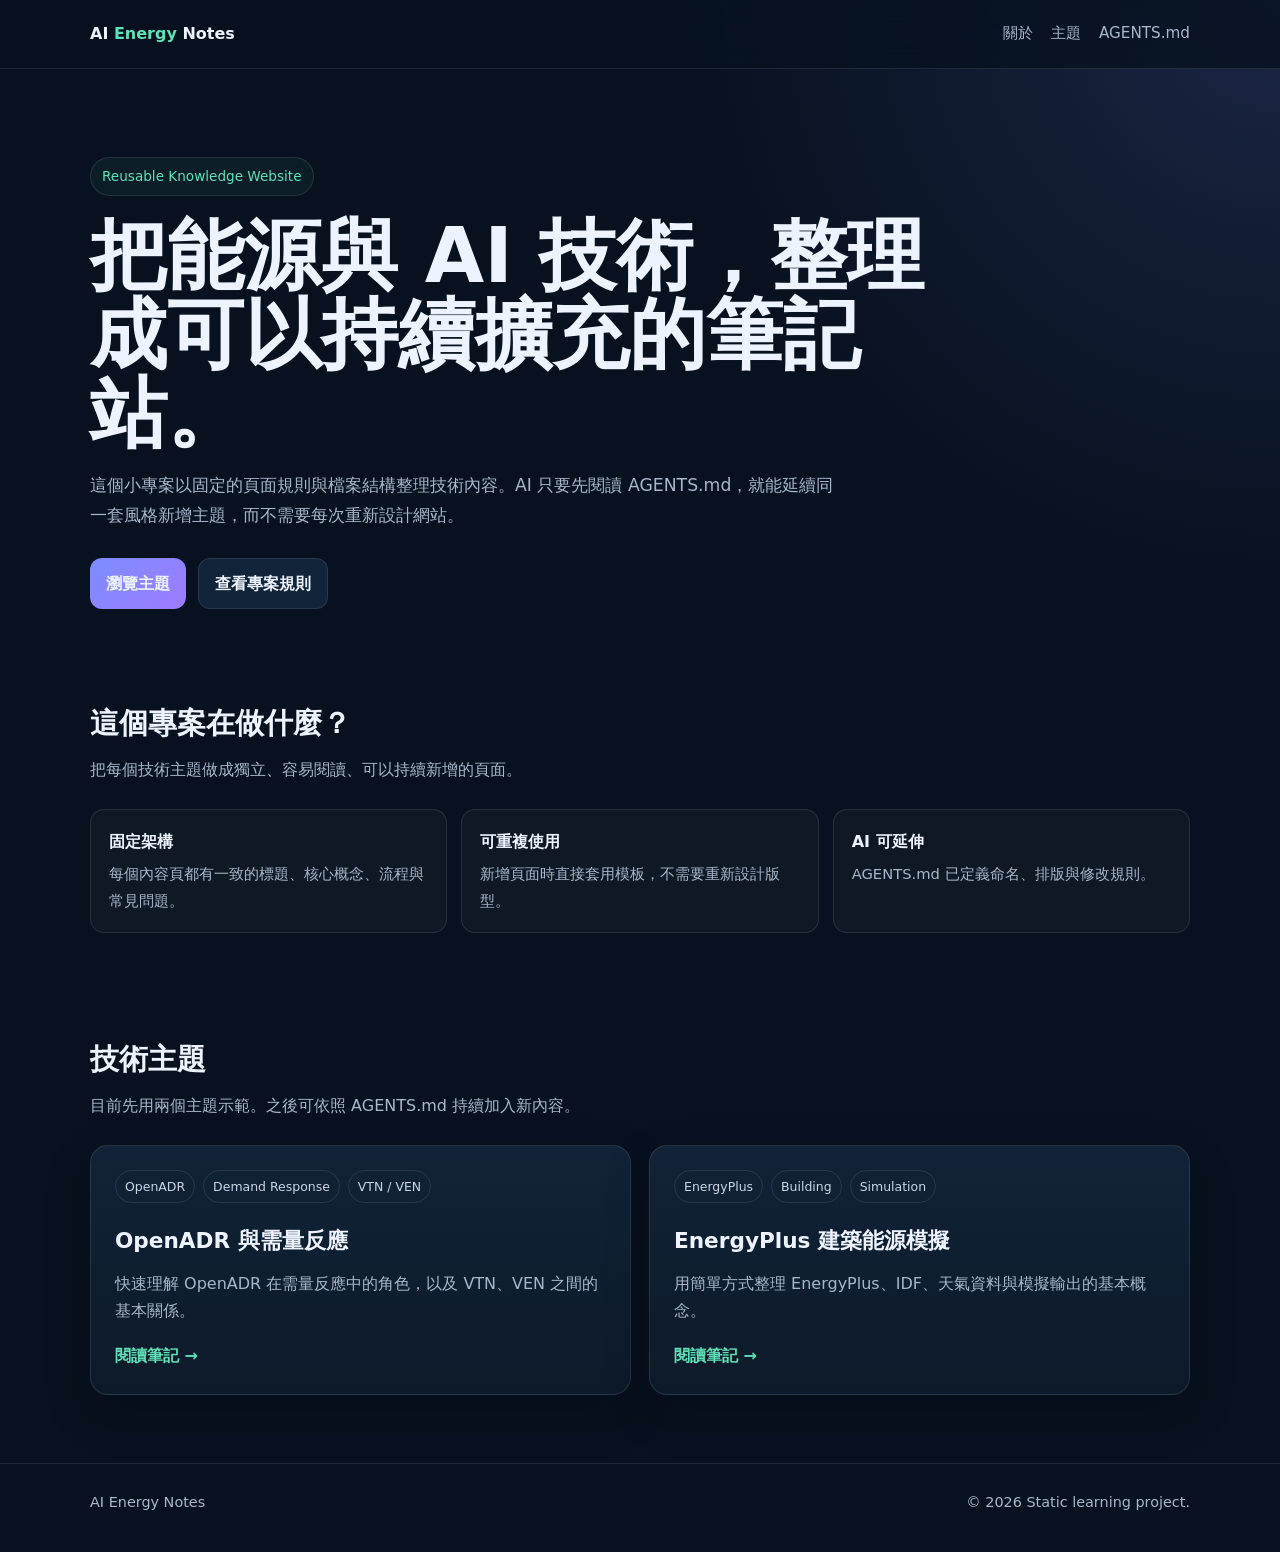
<file: index.html>
<!doctype html><html lang="zh-Hant"><head><meta charset="utf-8"><meta name="viewport" content="width=device-width,initial-scale=1"><meta name="description" content="AI Energy Notes：能源管理、OpenADR、EnergyPlus 與 AI 技術筆記。"><title>AI Energy Notes</title><link rel="stylesheet" href="assets/style.css"></head><body><header class="site-header"><div class="container nav"><a class="brand" href="index.html">AI <span>Energy</span> Notes</a><nav class="nav-links" aria-label="主要導覽"><a href="#about">關於</a><a href="#topics">主題</a><a href="AGENTS.md">AGENTS.md</a></nav></div></header><main><section class="hero"><div class="container"><span class="eyebrow">Reusable Knowledge Website</span><h1>把能源與 AI 技術，整理成可以持續擴充的筆記站。</h1><p>這個小專案以固定的頁面規則與檔案結構整理技術內容。AI 只要先閱讀 AGENTS.md，就能延續同一套風格新增主題，而不需要每次重新設計網站。</p><div class="hero-actions"><a class="btn primary" href="#topics">瀏覽主題</a><a class="btn" href="AGENTS.md">查看專案規則</a></div></div></section><section class="section" id="about"><div class="container"><h2>這個專案在做什麼？</h2><p class="section-lead">把每個技術主題做成獨立、容易閱讀、可以持續新增的頁面。</p><div class="info-strip"><div class="info-item"><strong>固定架構</strong><span>每個內容頁都有一致的標題、核心概念、流程與常見問題。</span></div><div class="info-item"><strong>可重複使用</strong><span>新增頁面時直接套用模板，不需要重新設計版型。</span></div><div class="info-item"><strong>AI 可延伸</strong><span>AGENTS.md 已定義命名、排版與修改規則。</span></div></div></div></section><section class="section" id="topics"><div class="container"><h2>技術主題</h2><p class="section-lead">目前先用兩個主題示範。之後可依照 AGENTS.md 持續加入新內容。</p><div class="grid"><article class="card"><div class="tags"><span class="tag">OpenADR</span><span class="tag">Demand Response</span><span class="tag">VTN / VEN</span></div><h3>OpenADR 與需量反應</h3><p>快速理解 OpenADR 在需量反應中的角色，以及 VTN、VEN 之間的基本關係。</p><a class="card-link" href="pages/openadr.html">閱讀筆記 →</a></article><article class="card"><div class="tags"><span class="tag">EnergyPlus</span><span class="tag">Building</span><span class="tag">Simulation</span></div><h3>EnergyPlus 建築能源模擬</h3><p>用簡單方式整理 EnergyPlus、IDF、天氣資料與模擬輸出的基本概念。</p><a class="card-link" href="pages/energyplus.html">閱讀筆記 →</a></article></div></div></section></main><footer class="site-footer"><div class="container footer-row"><span>AI Energy Notes</span><span>© <span data-year></span> Static learning project.</span></div></footer><script src="assets/app.js"></script></body></html>
</file>
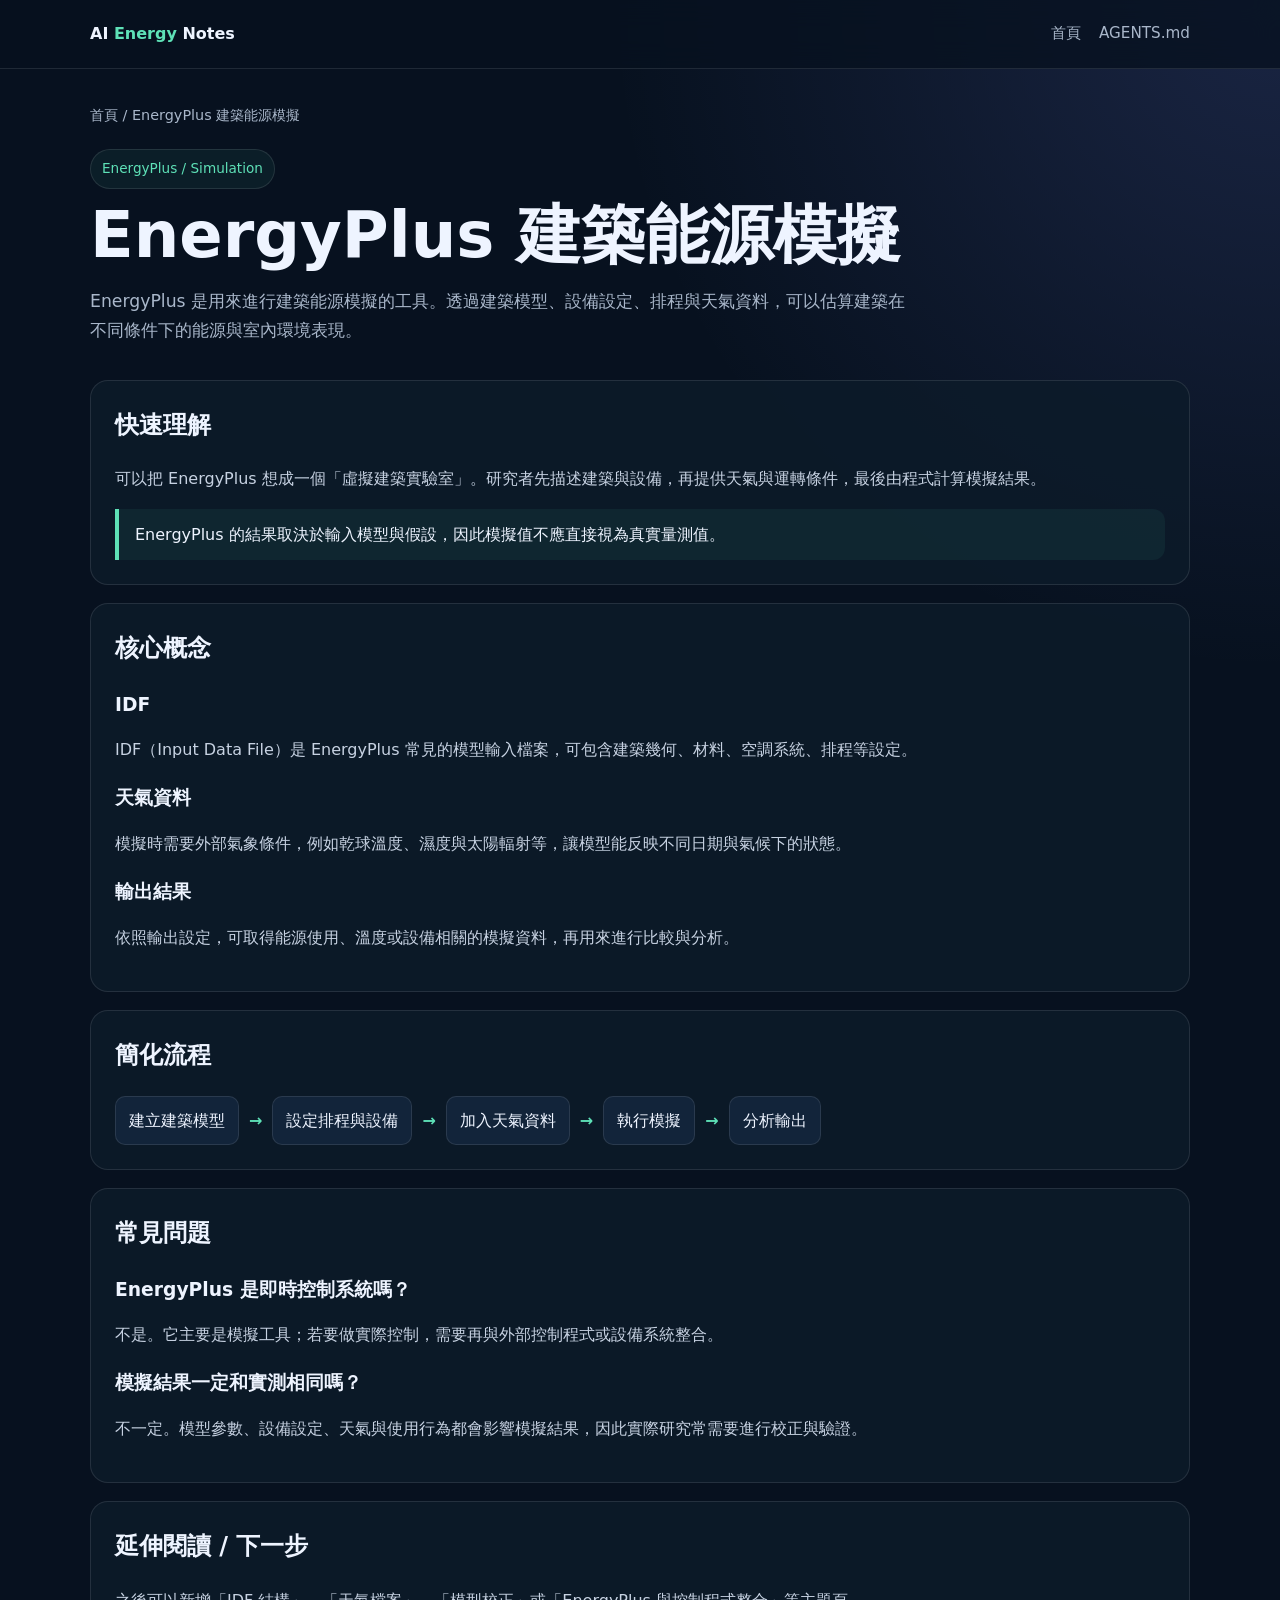
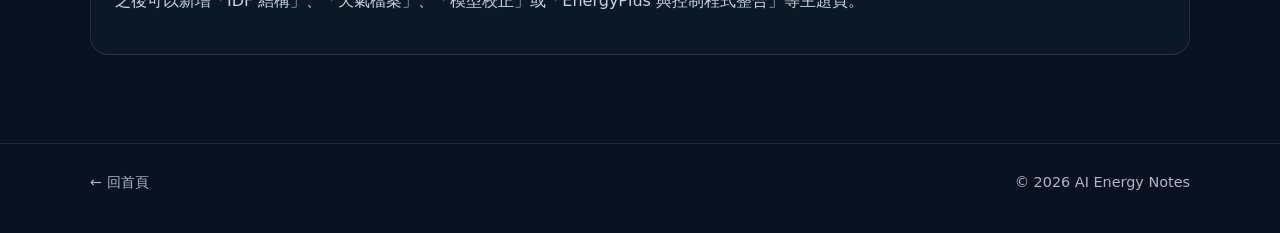
<file: pages/energyplus.html>
<!doctype html><html lang="zh-Hant"><head><meta charset="utf-8"><meta name="viewport" content="width=device-width,initial-scale=1"><title>EnergyPlus 建築能源模擬｜AI Energy Notes</title><link rel="stylesheet" href="../assets/style.css"></head><body><header class="site-header"><div class="container nav"><a class="brand" href="../index.html">AI <span>Energy</span> Notes</a><nav class="nav-links"><a href="../index.html">首頁</a><a href="../AGENTS.md">AGENTS.md</a></nav></div></header><main class="container"><div class="breadcrumb"><a href="../index.html">首頁</a> / EnergyPlus 建築能源模擬</div><article class="article"><header class="article-header"><span class="eyebrow">EnergyPlus / Simulation</span><h1>EnergyPlus 建築能源模擬</h1><p class="lead">EnergyPlus 是用來進行建築能源模擬的工具。透過建築模型、設備設定、排程與天氣資料，可以估算建築在不同條件下的能源與室內環境表現。</p></header><section class="content-block"><h2>快速理解</h2><p>可以把 EnergyPlus 想成一個「虛擬建築實驗室」。研究者先描述建築與設備，再提供天氣與運轉條件，最後由程式計算模擬結果。</p><div class="note">EnergyPlus 的結果取決於輸入模型與假設，因此模擬值不應直接視為真實量測值。</div></section><section class="content-block"><h2>核心概念</h2><h3>IDF</h3><p>IDF（Input Data File）是 EnergyPlus 常見的模型輸入檔案，可包含建築幾何、材料、空調系統、排程等設定。</p><h3>天氣資料</h3><p>模擬時需要外部氣象條件，例如乾球溫度、濕度與太陽輻射等，讓模型能反映不同日期與氣候下的狀態。</p><h3>輸出結果</h3><p>依照輸出設定，可取得能源使用、溫度或設備相關的模擬資料，再用來進行比較與分析。</p></section><section class="content-block"><h2>簡化流程</h2><div class="flow"><span>建立建築模型</span><b>→</b><span>設定排程與設備</span><b>→</b><span>加入天氣資料</span><b>→</b><span>執行模擬</span><b>→</b><span>分析輸出</span></div></section><section class="content-block"><h2>常見問題</h2><h3>EnergyPlus 是即時控制系統嗎？</h3><p>不是。它主要是模擬工具；若要做實際控制，需要再與外部控制程式或設備系統整合。</p><h3>模擬結果一定和實測相同嗎？</h3><p>不一定。模型參數、設備設定、天氣與使用行為都會影響模擬結果，因此實際研究常需要進行校正與驗證。</p></section><section class="content-block"><h2>延伸閱讀 / 下一步</h2><p>之後可以新增「IDF 結構」、「天氣檔案」、「模型校正」或「EnergyPlus 與控制程式整合」等主題頁。</p></section></article></main><footer class="site-footer"><div class="container footer-row"><span><a href="../index.html">← 回首頁</a></span><span>© <span data-year></span> AI Energy Notes</span></div></footer><script src="../assets/app.js"></script></body></html>
</file>
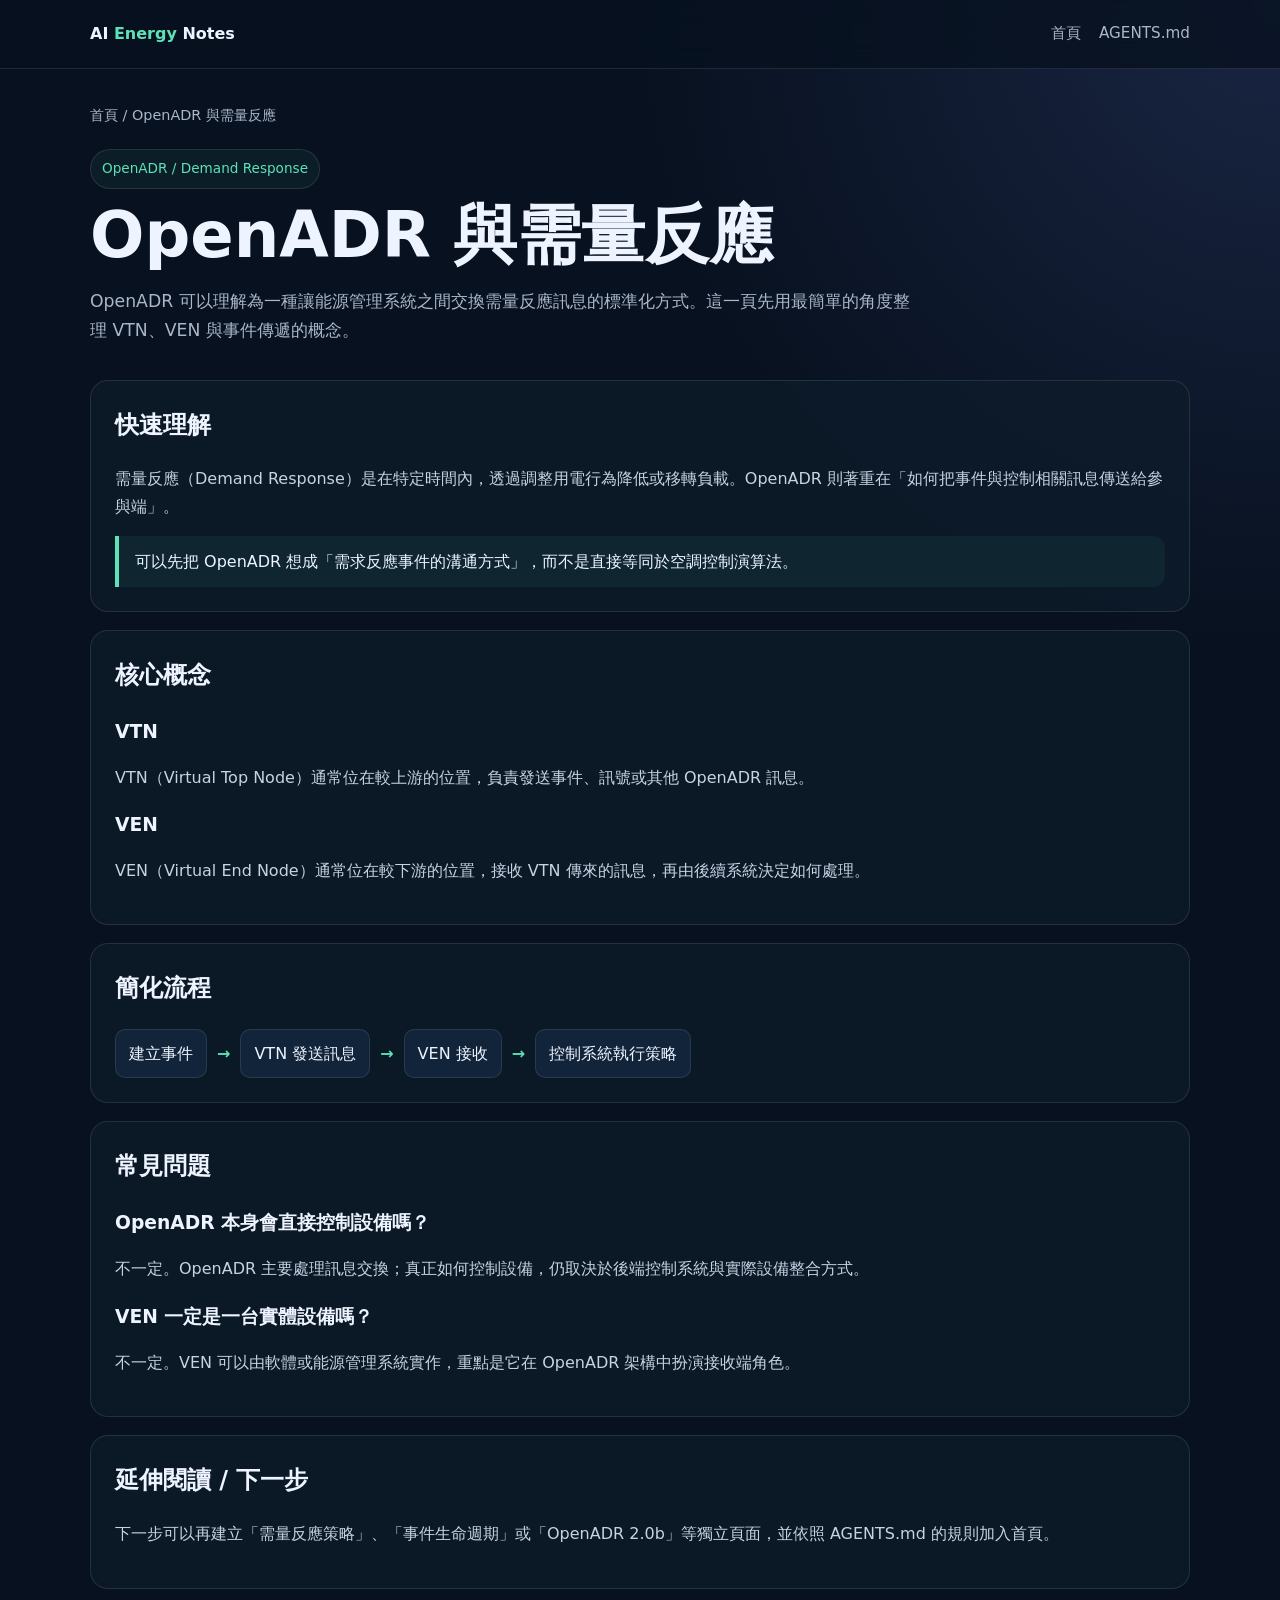
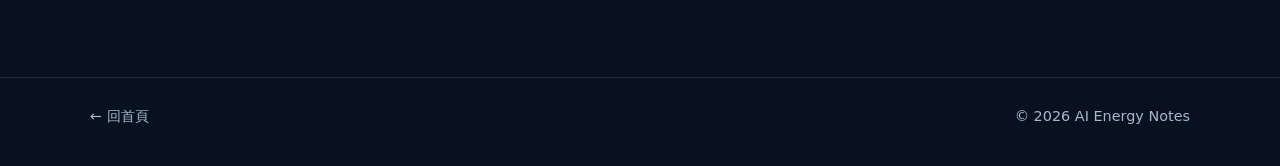
<file: pages/openadr.html>
<!doctype html><html lang="zh-Hant"><head><meta charset="utf-8"><meta name="viewport" content="width=device-width,initial-scale=1"><title>OpenADR 與需量反應｜AI Energy Notes</title><link rel="stylesheet" href="../assets/style.css"></head><body><header class="site-header"><div class="container nav"><a class="brand" href="../index.html">AI <span>Energy</span> Notes</a><nav class="nav-links"><a href="../index.html">首頁</a><a href="../AGENTS.md">AGENTS.md</a></nav></div></header><main class="container"><div class="breadcrumb"><a href="../index.html">首頁</a> / OpenADR 與需量反應</div><article class="article"><header class="article-header"><span class="eyebrow">OpenADR / Demand Response</span><h1>OpenADR 與需量反應</h1><p class="lead">OpenADR 可以理解為一種讓能源管理系統之間交換需量反應訊息的標準化方式。這一頁先用最簡單的角度整理 VTN、VEN 與事件傳遞的概念。</p></header><section class="content-block"><h2>快速理解</h2><p>需量反應（Demand Response）是在特定時間內，透過調整用電行為降低或移轉負載。OpenADR 則著重在「如何把事件與控制相關訊息傳送給參與端」。</p><div class="note">可以先把 OpenADR 想成「需求反應事件的溝通方式」，而不是直接等同於空調控制演算法。</div></section><section class="content-block"><h2>核心概念</h2><h3>VTN</h3><p>VTN（Virtual Top Node）通常位在較上游的位置，負責發送事件、訊號或其他 OpenADR 訊息。</p><h3>VEN</h3><p>VEN（Virtual End Node）通常位在較下游的位置，接收 VTN 傳來的訊息，再由後續系統決定如何處理。</p></section><section class="content-block"><h2>簡化流程</h2><div class="flow"><span>建立事件</span><b>→</b><span>VTN 發送訊息</span><b>→</b><span>VEN 接收</span><b>→</b><span>控制系統執行策略</span></div></section><section class="content-block"><h2>常見問題</h2><h3>OpenADR 本身會直接控制設備嗎？</h3><p>不一定。OpenADR 主要處理訊息交換；真正如何控制設備，仍取決於後端控制系統與實際設備整合方式。</p><h3>VEN 一定是一台實體設備嗎？</h3><p>不一定。VEN 可以由軟體或能源管理系統實作，重點是它在 OpenADR 架構中扮演接收端角色。</p></section><section class="content-block"><h2>延伸閱讀 / 下一步</h2><p>下一步可以再建立「需量反應策略」、「事件生命週期」或「OpenADR 2.0b」等獨立頁面，並依照 AGENTS.md 的規則加入首頁。</p></section></article></main><footer class="site-footer"><div class="container footer-row"><span><a href="../index.html">← 回首頁</a></span><span>© <span data-year></span> AI Energy Notes</span></div></footer><script src="../assets/app.js"></script></body></html>
</file>
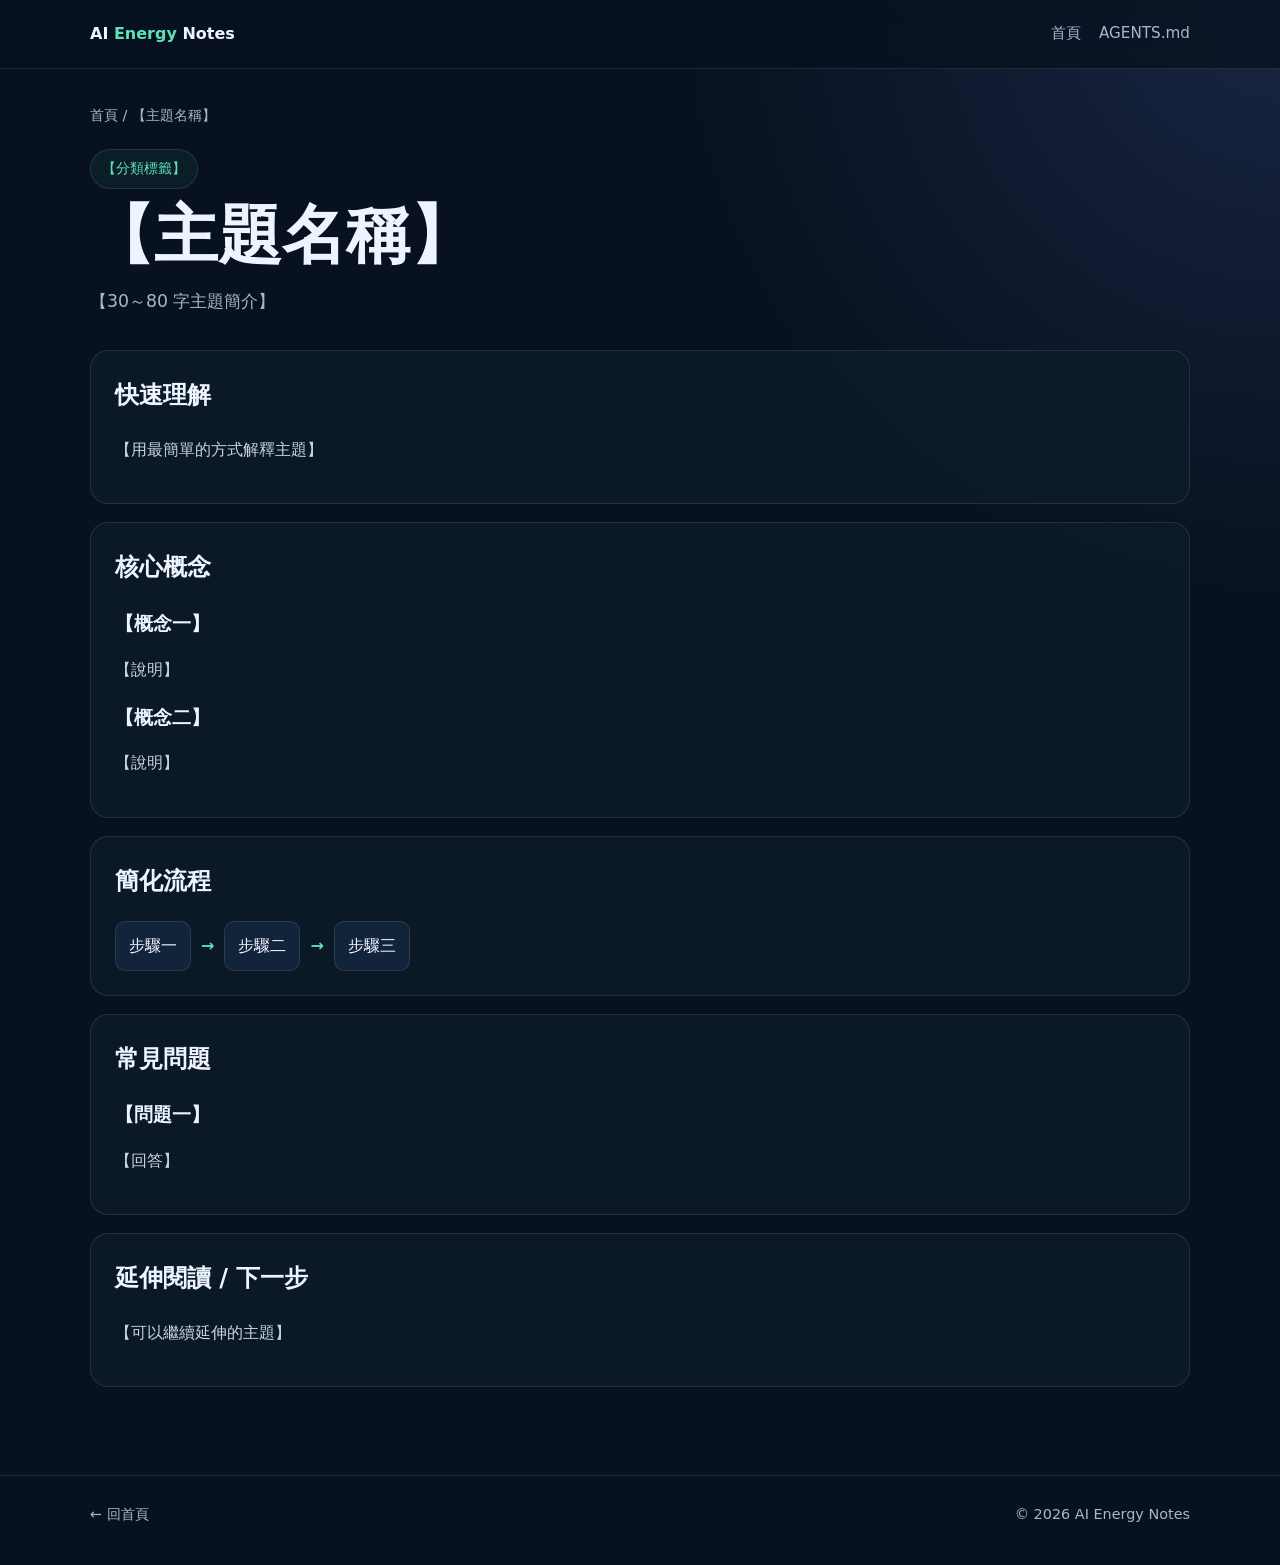
<file: templates/page-template.html>
<!doctype html><html lang="zh-Hant"><head><meta charset="utf-8"><meta name="viewport" content="width=device-width,initial-scale=1"><title>【主題名稱】｜AI Energy Notes</title><link rel="stylesheet" href="../assets/style.css"></head><body><header class="site-header"><div class="container nav"><a class="brand" href="../index.html">AI <span>Energy</span> Notes</a><nav class="nav-links"><a href="../index.html">首頁</a><a href="../AGENTS.md">AGENTS.md</a></nav></div></header><main class="container"><div class="breadcrumb"><a href="../index.html">首頁</a> / 【主題名稱】</div><article class="article"><header class="article-header"><span class="eyebrow">【分類標籤】</span><h1>【主題名稱】</h1><p class="lead">【30～80 字主題簡介】</p></header><section class="content-block"><h2>快速理解</h2><p>【用最簡單的方式解釋主題】</p></section><section class="content-block"><h2>核心概念</h2><h3>【概念一】</h3><p>【說明】</p><h3>【概念二】</h3><p>【說明】</p></section><section class="content-block"><h2>簡化流程</h2><div class="flow"><span>步驟一</span><b>→</b><span>步驟二</span><b>→</b><span>步驟三</span></div></section><section class="content-block"><h2>常見問題</h2><h3>【問題一】</h3><p>【回答】</p></section><section class="content-block"><h2>延伸閱讀 / 下一步</h2><p>【可以繼續延伸的主題】</p></section></article></main><footer class="site-footer"><div class="container footer-row"><span><a href="../index.html">← 回首頁</a></span><span>© <span data-year></span> AI Energy Notes</span></div></footer><script src="../assets/app.js"></script></body></html>
</file>
<file: assets/style.css>
:root{--bg:#07111f;--panel:#0d1b2a;--panel2:#12243a;--text:#eef4ff;--muted:#a9b7ca;--accent:#7c8cff;--accent2:#5ee1b7;--line:rgba(255,255,255,.10);--shadow:0 18px 45px rgba(0,0,0,.22);--radius:18px}*{box-sizing:border-box}html{scroll-behavior:smooth}body{margin:0;font-family:Inter,ui-sans-serif,system-ui,-apple-system,BlinkMacSystemFont,"Segoe UI","Noto Sans TC",sans-serif;background:radial-gradient(circle at top right,rgba(124,140,255,.16),transparent 30%),var(--bg);color:var(--text);line-height:1.7}a{color:inherit;text-decoration:none}.container{width:min(1100px,calc(100% - 36px));margin:0 auto}.site-header{position:sticky;top:0;z-index:10;backdrop-filter:blur(14px);background:rgba(7,17,31,.78);border-bottom:1px solid var(--line)}.nav{display:flex;align-items:center;justify-content:space-between;min-height:68px;gap:20px}.brand{font-weight:800}.brand span{color:var(--accent2)}.nav-links{display:flex;gap:18px;color:var(--muted);font-size:.95rem}.nav-links a:hover{color:var(--text)}.hero{padding:88px 0 56px}.eyebrow{display:inline-flex;gap:8px;align-items:center;padding:7px 11px;border:1px solid var(--line);border-radius:999px;color:var(--accent2);font-size:.85rem;background:rgba(94,225,183,.06)}.hero h1{font-size:clamp(2.4rem,6vw,5.4rem);line-height:1.03;margin:20px 0 18px;max-width:900px}.hero p{max-width:760px;color:var(--muted);font-size:1.08rem}.hero-actions{display:flex;gap:12px;flex-wrap:wrap;margin-top:28px}.btn{display:inline-flex;align-items:center;justify-content:center;padding:11px 16px;border-radius:12px;border:1px solid var(--line);background:var(--panel2);font-weight:700}.btn.primary{background:linear-gradient(135deg,var(--accent),#9e7cff);border:none}.section{padding:34px 0 68px}.section h2{font-size:1.8rem;margin:0 0 8px}.section-lead{color:var(--muted);margin:0 0 26px}.grid{display:grid;grid-template-columns:repeat(2,minmax(0,1fr));gap:18px}.card{background:linear-gradient(180deg,rgba(18,36,58,.92),rgba(13,27,42,.96));border:1px solid var(--line);border-radius:var(--radius);padding:24px;box-shadow:var(--shadow);transition:transform .2s ease,border-color .2s ease}.card:hover{transform:translateY(-3px);border-color:rgba(124,140,255,.4)}.card h3{margin:0 0 10px;font-size:1.35rem}.card p{color:var(--muted);margin:0 0 18px}.tags{display:flex;gap:8px;flex-wrap:wrap;margin-bottom:20px}.tag{font-size:.78rem;padding:5px 9px;border-radius:999px;border:1px solid var(--line);color:#cbd6e5}.card-link{color:var(--accent2);font-weight:700}.info-strip{display:grid;grid-template-columns:repeat(3,1fr);gap:14px}.info-item{padding:18px;border-radius:14px;background:rgba(255,255,255,.035);border:1px solid var(--line)}.info-item strong{display:block;margin-bottom:4px}.info-item span{color:var(--muted);font-size:.92rem}.breadcrumb{padding-top:34px;color:var(--muted);font-size:.9rem}.article{padding:22px 0 70px}.article-header{max-width:820px;margin-bottom:34px}.article h1{font-size:clamp(2.2rem,5vw,4rem);line-height:1.08;margin:12px 0}.article .lead{color:var(--muted);font-size:1.08rem}.content-block{background:rgba(13,27,42,.82);border:1px solid var(--line);border-radius:var(--radius);padding:24px;margin:18px 0}.content-block h2{margin-top:0}.content-block h3{margin-bottom:7px}.content-block p,.content-block li{color:#c7d2e2}.flow{display:flex;align-items:center;gap:10px;flex-wrap:wrap;margin-top:16px}.flow span{padding:10px 13px;background:var(--panel2);border:1px solid var(--line);border-radius:10px}.flow b{color:var(--accent2)}.note{border-left:4px solid var(--accent2);padding:12px 16px;background:rgba(94,225,183,.06);border-radius:0 12px 12px 0}.site-footer{border-top:1px solid var(--line);padding:26px 0 38px;color:var(--muted);font-size:.9rem}.footer-row{display:flex;justify-content:space-between;gap:20px;flex-wrap:wrap}@media(max-width:760px){.nav-links{display:none}.hero{padding-top:58px}.grid,.info-strip{grid-template-columns:1fr}.hero h1{font-size:2.7rem}}
</file>
